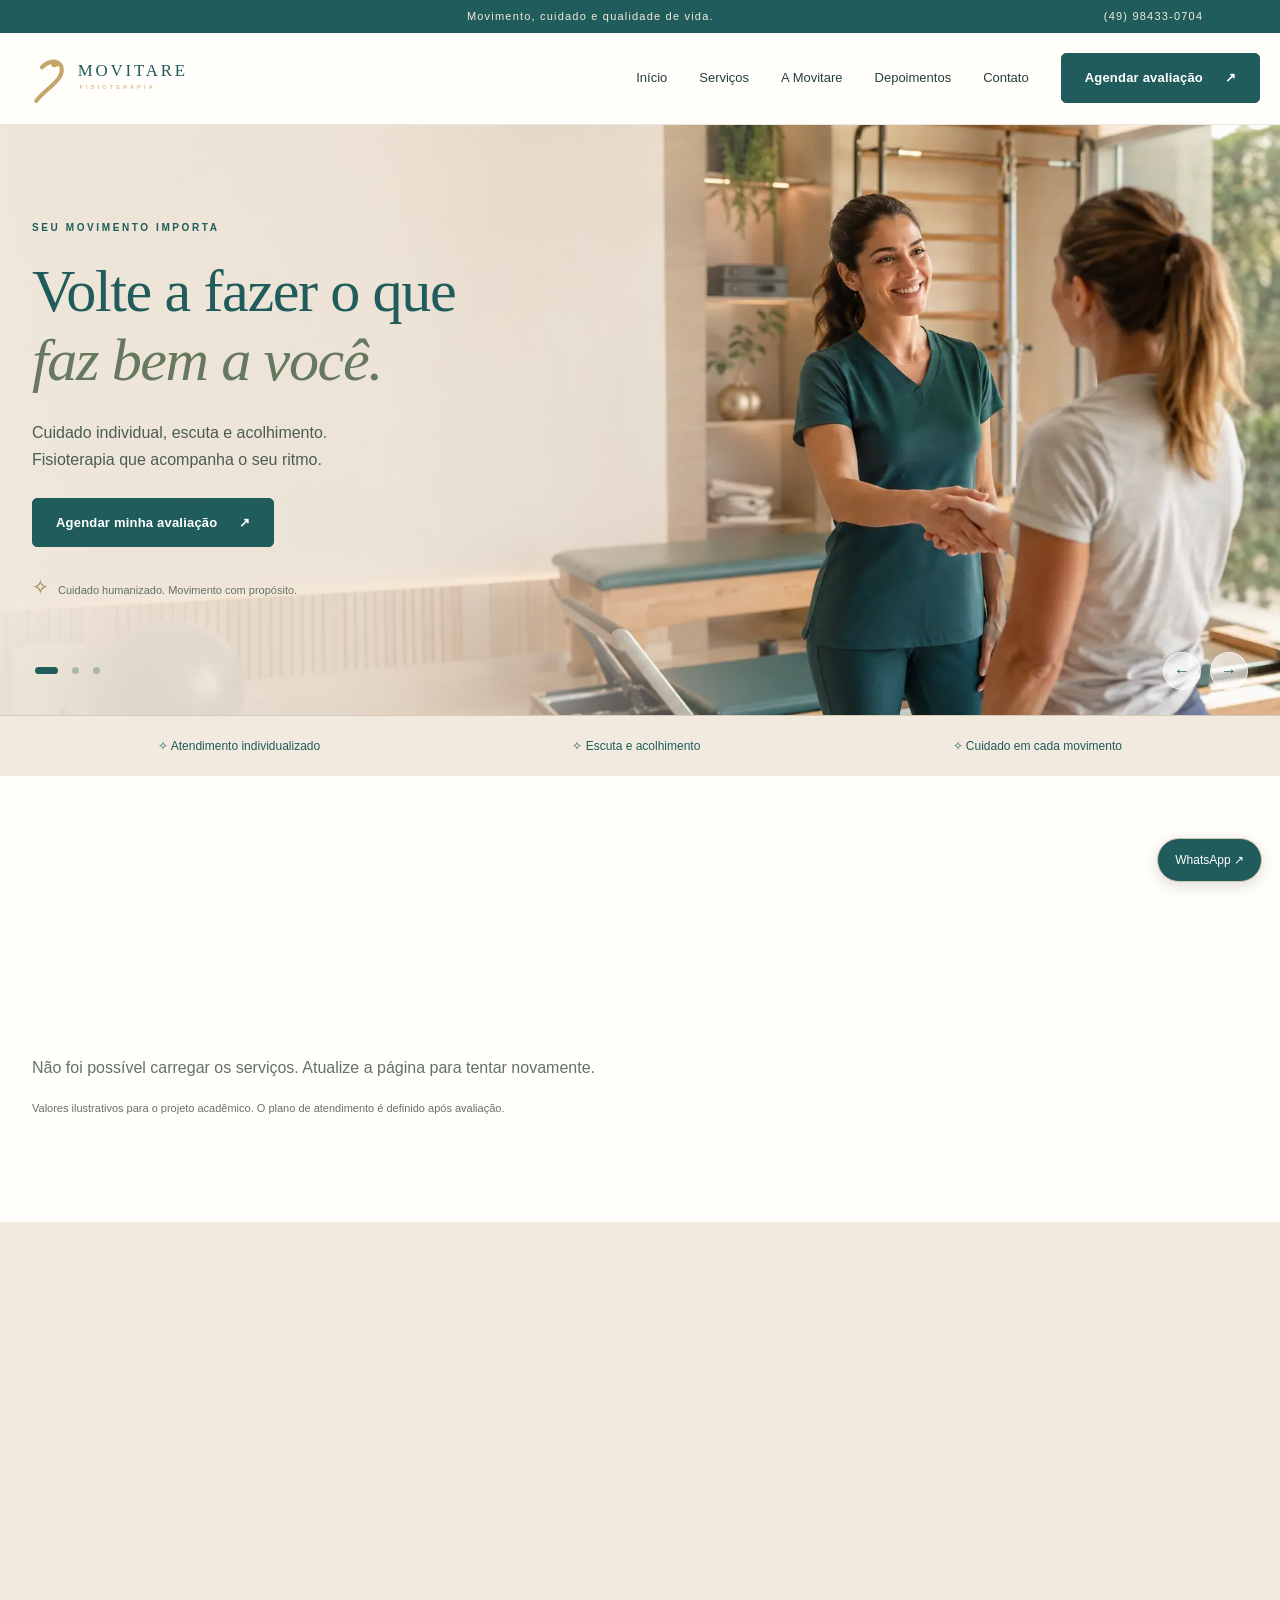
<file: index.html>
<!doctype html><html lang="pt-BR"><head><meta charset="utf-8"><meta name="viewport" content="width=device-width, initial-scale=1"><meta name="description" content="Movitare Fisioterapia. Conheça nossos serviços e solicite seu orçamento. Movimento, cuidado e qualidade de vida."><meta property="og:title" content="Início | Movitare Fisioterapia"><meta property="og:image" content="movitare-assets/compartilhamento-social.webp"><meta name="theme-color" content="#1F5C5B"><title>Início | Movitare Fisioterapia</title><link rel="icon" href="movitare-assets/favicon-512.png"><link rel="stylesheet" href="vendor/bootstrap.min.css"><link rel="stylesheet" href="css/style.css"><script defer src="vendor/bootstrap.bundle.min.js"></script><script defer src="js/main.js"></script></head><body><a class="skip" href="#conteudo">Pular para o conteúdo</a><div class="topbar">Movimento, cuidado e qualidade de vida. <a href="tel:+5549984330704">(49) 98433-0704</a></div><header><nav class="navbar navbar-expand-lg container" aria-label="Menu principal"><a class="navbar-brand" href="index.html"><img src="movitare-assets/logo-movitare.svg" alt="Movitare Fisioterapia" width="225" height="57"></a><button class="navbar-toggler" type="button" data-bs-toggle="collapse" data-bs-target="#menu" aria-controls="menu" aria-expanded="false" aria-label="Abrir menu"><span class="navbar-toggler-icon"></span></button><div class="collapse navbar-collapse" id="menu"><ul class="navbar-nav ms-auto align-items-lg-center"><li><a class="nav-link" href="index.html">Início</a></li><li><a class="nav-link" href="index.html#servicos">Serviços</a></li><li><a class="nav-link" href="index.html#sobre">A Movitare</a></li><li><a class="nav-link" href="index.html#depoimentos">Depoimentos</a></li><li><a class="nav-link" href="index.html#contato">Contato</a></li><li><a class="btn btn-brand ms-lg-3" href="https://wa.me/5549984330704" target="_blank" rel="noopener">Agendar avaliação <span aria-hidden="true">↗</span></a></li></ul></div></nav></header><main id="conteudo"><section id="destaques" class="carousel slide hero" aria-label="Serviços em destaque"><div class="carousel-inner"><div class="carousel-item active"><img class="hero-image" src="movitare-assets/banner-principal.webp" alt="Fisioterapeuta acolhendo uma paciente" fetchpriority="high"><div class="hero-shade"></div><div class="container hero-content"><p class="eyebrow">SEU MOVIMENTO IMPORTA</p><h1>Volte a fazer o que<br> <em>faz bem a você.</em></h1><p class="hero-description">Cuidado individual, escuta e acolhimento.<br>Fisioterapia que acompanha o seu ritmo.</p><a class="btn btn-brand" href="servico1.html">Agendar minha avaliação <span aria-hidden="true">↗</span></a><p class="hero-note"><span aria-hidden="true">✧</span> Cuidado humanizado. Movimento com propósito.</p></div></div><div class="carousel-item "><img class="hero-image" src="movitare-assets/atendimento-ilustrativo.webp" alt="Atendimento de fisioterapia" loading="lazy"><div class="hero-shade"></div><div class="container hero-content"><p class="eyebrow">CUIDADO EM CADA ETAPA</p><h1>Cada movimento,<br><em>uma nova conquista.</em></h1><p class="hero-description">Um plano de cuidado pensado para você<br>e para os movimentos da sua vida.</p><a class="btn btn-brand" href="servico2.html">Conhecer a reabilitação <span aria-hidden="true">↗</span></a><p class="hero-note"><span aria-hidden="true">✧</span> Cuidado humanizado. Movimento com propósito.</p></div></div><div class="carousel-item "><img class="hero-image" src="movitare-assets/consultorio-ilustrativo.webp" alt="Ambiente de atendimento da clínica" loading="lazy"><div class="hero-shade"></div><div class="container hero-content"><p class="eyebrow">MAIS LEVEZA NO DIA A DIA</p><h1>Encontre o seu<br><em>próximo movimento.</em></h1><p class="hero-description">Um espaço acolhedor para cuidar de você,<br>com atenção aos seus objetivos.</p><a class="btn btn-brand" href="#servicos">Explorar nossos serviços <span aria-hidden="true">↗</span></a><p class="hero-note"><span aria-hidden="true">✧</span> Cuidado humanizado. Movimento com propósito.</p></div></div></div><div class="hero-controls container"><div class="carousel-indicators"><button type="button" data-bs-target="#destaques" data-bs-slide-to="0" class="active" aria-current="true" aria-label="Destaque 1"></button><button type="button" data-bs-target="#destaques" data-bs-slide-to="1" class=""  aria-label="Destaque 2"></button><button type="button" data-bs-target="#destaques" data-bs-slide-to="2" class=""  aria-label="Destaque 3"></button></div><div><button class="circle-button" type="button" data-bs-target="#destaques" data-bs-slide="prev" aria-label="Destaque anterior">←</button><button class="circle-button" type="button" data-bs-target="#destaques" data-bs-slide="next" aria-label="Próximo destaque">→</button></div></div></section><div class="values"><div class="container"><span>✧ Atendimento individualizado</span><span>✧ Escuta e acolhimento</span><span>✧ Cuidado em cada movimento</span></div></div><section id="servicos" class="section container"><div class="section-heading"><div><p class="eyebrow">COMO PODEMOS AJUDAR</p><h2>Cuidado para cada<br><em>fase do seu movimento.</em></h2></div><p>Da primeira avaliação ao acompanhamento,<br>um olhar atento para o que você precisa.</p></div><div id="services-list" class="services-grid"></div><p id="services-status" role="status">Carregando serviços…</p><noscript><p>Ative o JavaScript para consultar os serviços.</p></noscript><template id="service-template"><article class="card service-card"><a tabindex="-1" aria-hidden="true"><img class="card-img-top" alt="" loading="lazy"></a><div class="card-body"><img class="service-icon" alt="" width="46" height="46"><h3></h3><p></p><div class="price"><strong></strong><span> / sessão</span></div><a class="service-link">Solicitar orçamento <span aria-hidden="true">↗</span></a></div></article></template><p class="small-note">Valores ilustrativos para o projeto acadêmico. O plano de atendimento é definido após avaliação.</p></section><section id="sobre" class="about-section"><div class="container about-grid"><div class="about-photos"><img class="about-main" src="movitare-assets/foto-profissional-ilustrativa.webp" alt="Fotografia ilustrativa de uma profissional de fisioterapia" loading="lazy"><img class="about-small" src="movitare-assets/atendimento-ilustrativo.webp" alt="Atendimento individual ilustrativo" loading="lazy"><div class="about-seal"><img src="movitare-assets/simbolo-movitare.svg" alt="" width="48" height="60"><span>Feito de cuidado.<br>Movido por você.</span></div></div><div><p class="eyebrow">CONHEÇA A MOVITARE</p><h2>Por trás de cada movimento,<br><em>existe uma história.</em></h2><p>A Movitare nasceu da ideia de que cuidar começa por ouvir. Nosso propósito é criar um espaço em que cada pessoa seja acolhida e participe ativamente do seu cuidado.</p><p>Unimos atenção individual e um ambiente tranquilo para acompanhar você, respeitando sua história, sua rotina e seus objetivos.</p><ul class="care-list"><li>Um plano pensado para a sua rotina</li><li>Acompanhamento próximo em cada etapa</li><li>Um espaço para se sentir à vontade</li></ul><a class="btn btn-outline-brand" href="#contato">Vamos conversar <span aria-hidden="true">↗</span></a></div></div></section><section id="depoimentos" class="section container"><p class="eyebrow text-center">HISTÓRIAS QUE ACOLHEM</p><h2 class="text-center">O cuidado também se conta<br><em>pelas experiências.</em></h2><p class="text-center small-note">Depoimentos fictícios e fotos ilustrativas para demonstração acadêmica.</p><div class="testimonial-grid"><figure class="testimonial"><span class="quote" aria-hidden="true">“</span><blockquote>Fui acolhida desde a primeira conversa. Gostei da atenção aos detalhes e das explicações em cada etapa.</blockquote><figcaption><img src="movitare-assets/foto-profissional-ilustrativa.webp" alt="Foto ilustrativa; não representa Ana Clara" loading="lazy"><div><strong>Ana Clara</strong><small>Personagem fictício</small></div></figcaption></figure><figure class="testimonial"><span class="quote" aria-hidden="true">“</span><blockquote>O plano foi pensado para a minha rotina. Me senti ouvido ao falar sobre meus objetivos.</blockquote><figcaption><img src="movitare-assets/foto-profissional-ilustrativa.webp" alt="Foto ilustrativa; não representa Marcos Oliveira" loading="lazy"><div><strong>Marcos Oliveira</strong><small>Personagem fictício</small></div></figcaption></figure><figure class="testimonial"><span class="quote" aria-hidden="true">“</span><blockquote>Um ambiente tranquilo e um atendimento cuidadoso. Cada encontro respeitou o meu ritmo.</blockquote><figcaption><img src="movitare-assets/foto-profissional-ilustrativa.webp" alt="Foto ilustrativa; não representa Beatriz Santos" loading="lazy"><div><strong>Beatriz Santos</strong><small>Personagem fictício</small></div></figcaption></figure><figure class="testimonial"><span class="quote" aria-hidden="true">“</span><blockquote>Gostei de entender o propósito de cada etapa do acompanhamento. Isso me trouxe confiança.</blockquote><figcaption><img src="movitare-assets/foto-profissional-ilustrativa.webp" alt="Foto ilustrativa; não representa João Pedro" loading="lazy"><div><strong>João Pedro</strong><small>Personagem fictício</small></div></figcaption></figure><figure class="testimonial"><span class="quote" aria-hidden="true">“</span><blockquote>A atenção e a escuta fizeram a diferença na minha experiência. Me senti muito bem recebida.</blockquote><figcaption><img src="movitare-assets/foto-profissional-ilustrativa.webp" alt="Foto ilustrativa; não representa Luciana Costa" loading="lazy"><div><strong>Luciana Costa</strong><small>Personagem fictício</small></div></figcaption></figure></div></section><section class="visit-section"><div class="container visit-grid"><div><p class="eyebrow">UM ESPAÇO PARA VOCÊ</p><h2>Sinta-se bem.<br><em>Sinta-se em casa.</em></h2><p>Um ambiente acolhedor para dar o próximo passo no seu cuidado.</p><address><strong>Movitare Fisioterapia</strong><br>Avenida Fernando Machado, 827<br><span data-address>Bairro, CEP, cidade e estado a confirmar.</span></address><a href="https://www.google.com/maps/search/?api=1&query=Avenida+Fernando+Machado+827" target="_blank" rel="noopener">Abrir endereço no Google Maps ↗</a></div><img src="movitare-assets/consultorio-ilustrativo.webp" alt="Consultório ilustrativo com equipamentos para fisioterapia" loading="lazy"></div><div class="container"><iframe class="map" title="Localização aproximada: Avenida Fernando Machado, 827. Confirme a cidade antes de visitar." src="https://maps.google.com/maps?q=Avenida%20Fernando%20Machado%20827&output=embed" loading="lazy" referrerpolicy="no-referrer-when-downgrade"></iframe></div></section><section class="section container" id="contato"><div class="contact-grid"><div><p class="eyebrow">VAMOS CONVERSAR</p><h2>Seu próximo passo<br><em>começa aqui.</em></h2><p>Conte um pouco sobre o que você procura.<br>Estamos aqui para ouvir você.</p><div class="contact-details"><a href="tel:+5549984330704">(49) 98433-0704</a><a href="mailto:kleberdebiasi@gmail.com">kleberdebiasi@gmail.com</a><a href="https://www.instagram.com/kleber_biasi/" target="_blank" rel="noopener">@kleber_biasi ↗</a></div><a class="btn btn-brand" href="https://wa.me/5549984330704" target="_blank" rel="noopener">Conversar pelo WhatsApp ↗</a></div><form id="contact-form" class="contact-form" data-api method="post" action="api/contatos.php"><label for="contact-name">Seu nome</label><input id="contact-name" name="nome" class="form-control" autocomplete="name" placeholder="Como podemos chamar você?" required maxlength="100"><label for="contact-email">E-mail</label><input id="contact-email" name="email" type="email" maxlength="254" class="form-control" autocomplete="email" placeholder="voce@exemplo.com" required><label for="contact-message">Mensagem</label><textarea id="contact-message" name="mensagem" class="form-control" rows="4" placeholder="Conte como podemos ajudar…" required maxlength="3000"></textarea><button class="btn btn-brand w-100" type="submit">Enviar mensagem ↗</button><p class="form-status" role="status"></p></form></div></section><section class="closing"><div class="container"><img src="movitare-assets/simbolo-movitare.svg" width="65" height="80" alt=""><h2>Movimento, cuidado<br>e qualidade de vida.</h2><a href="https://wa.me/5549984330704" class="btn btn-sand" target="_blank" rel="noopener">Vamos dar o primeiro passo? ↗</a></div></section></main><footer><div class="container footer-top"><div><img src="movitare-assets/logo-movitare.svg" alt="Movitare Fisioterapia" width="240" height="60"><p>Movimento, cuidado e qualidade de vida.</p></div><div><a href="index.html#servicos">Nossos serviços</a><a href="index.html#sobre">Conheça a Movitare</a></div><div><a href="mailto:kleberdebiasi@gmail.com">kleberdebiasi@gmail.com</a><a href="https://www.instagram.com/kleber_biasi/" target="_blank" rel="noopener">Instagram ↗</a></div></div><div class="container footer-bottom"><span>© 2026 Movitare Fisioterapia</span><span>Desenvolvido por <strong data-developer>Kleber Augusto de Biasi</strong></span></div><p class="academic container">Projeto acadêmico. História, preços, horários e depoimentos são demonstrativos. Fotografias ilustrativas.</p></footer><a class="floating-whatsapp" href="https://wa.me/5549984330704" target="_blank" rel="noopener" aria-label="Conversar pelo WhatsApp">WhatsApp ↗</a></body></html>
</file>
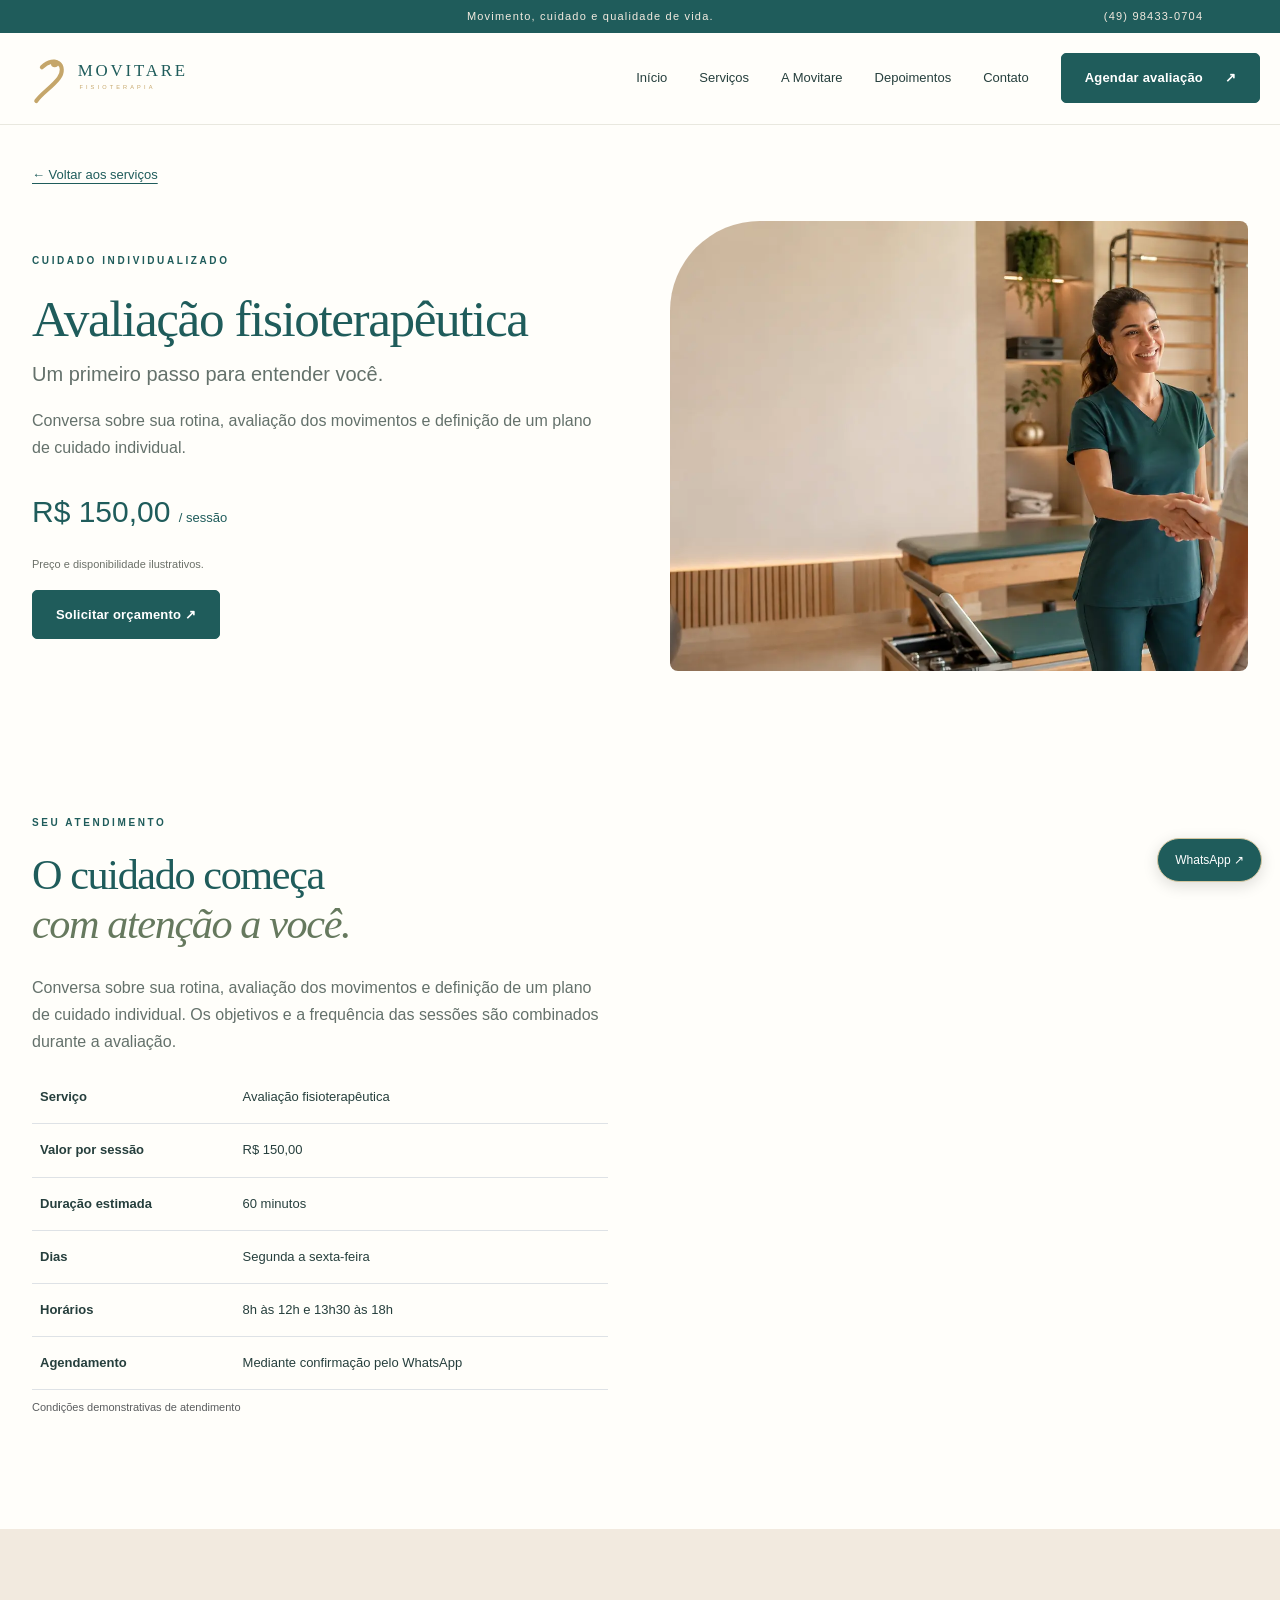
<file: servico1.html>
<!doctype html><html lang="pt-BR"><head><meta charset="utf-8"><meta name="viewport" content="width=device-width, initial-scale=1"><meta name="description" content="Movitare Fisioterapia. Conheça nossos serviços e solicite seu orçamento. Movimento, cuidado e qualidade de vida."><meta property="og:title" content="Avaliação fisioterapêutica | Movitare Fisioterapia"><meta property="og:image" content="movitare-assets/compartilhamento-social.webp"><meta name="theme-color" content="#1F5C5B"><title>Avaliação fisioterapêutica | Movitare Fisioterapia</title><link rel="icon" href="movitare-assets/favicon-512.png"><link rel="stylesheet" href="vendor/bootstrap.min.css"><link rel="stylesheet" href="css/style.css"><script defer src="vendor/bootstrap.bundle.min.js"></script><script defer src="js/main.js"></script></head><body><a class="skip" href="#conteudo">Pular para o conteúdo</a><div class="topbar">Movimento, cuidado e qualidade de vida. <a href="tel:+5549984330704">(49) 98433-0704</a></div><header><nav class="navbar navbar-expand-lg container" aria-label="Menu principal"><a class="navbar-brand" href="index.html"><img src="movitare-assets/logo-movitare.svg" alt="Movitare Fisioterapia" width="225" height="57"></a><button class="navbar-toggler" type="button" data-bs-toggle="collapse" data-bs-target="#menu" aria-controls="menu" aria-expanded="false" aria-label="Abrir menu"><span class="navbar-toggler-icon"></span></button><div class="collapse navbar-collapse" id="menu"><ul class="navbar-nav ms-auto align-items-lg-center"><li><a class="nav-link" href="index.html">Início</a></li><li><a class="nav-link" href="index.html#servicos">Serviços</a></li><li><a class="nav-link" href="index.html#sobre">A Movitare</a></li><li><a class="nav-link" href="index.html#depoimentos">Depoimentos</a></li><li><a class="nav-link" href="index.html#contato">Contato</a></li><li><a class="btn btn-brand ms-lg-3" href="https://wa.me/5549984330704" target="_blank" rel="noopener">Agendar avaliação <span aria-hidden="true">↗</span></a></li></ul></div></nav></header><main id="conteudo"><section class="service-intro container"><a class="back-link" href="index.html#servicos">← Voltar aos serviços</a><div class="service-detail-grid"><div><p class="eyebrow">CUIDADO INDIVIDUALIZADO</p><h1>Avaliação fisioterapêutica</h1><p class="lead">Um primeiro passo para entender você.</p><p>Conversa sobre sua rotina, avaliação dos movimentos e definição de um plano de cuidado individual.</p><p class="detail-price">R$ 150,00 <small>/ sessão</small></p><p class="small-note">Preço e disponibilidade ilustrativos.</p><button class="btn btn-brand" data-bs-toggle="modal" data-bs-target="#orcamento">Solicitar orçamento ↗</button></div><img src="movitare-assets/banner-principal.webp" alt="Imagem ilustrativa de avaliação fisioterapêutica"></div></section><section class="section container detail-content"><div><p class="eyebrow">SEU ATENDIMENTO</p><h2>O cuidado começa<br><em>com atenção a você.</em></h2><p>Conversa sobre sua rotina, avaliação dos movimentos e definição de um plano de cuidado individual. Os objetivos e a frequência das sessões são combinados durante a avaliação.</p><div class="table-responsive"><table class="table"><caption>Condições demonstrativas de atendimento</caption><tbody><tr><th scope="row">Serviço</th><td>Avaliação fisioterapêutica</td></tr><tr><th scope="row">Valor por sessão</th><td>R$ 150,00</td></tr><tr><th scope="row">Duração estimada</th><td>60 minutos</td></tr><tr><th scope="row">Dias</th><td>Segunda a sexta-feira</td></tr><tr><th scope="row">Horários</th><td>8h às 12h e 13h30 às 18h</td></tr><tr><th scope="row">Agendamento</th><td>Mediante confirmação pelo WhatsApp</td></tr></tbody></table></div></div><figure><img class="detail-second-photo" src="movitare-assets/foto-profissional-ilustrativa.webp" alt="Outro registro ilustrativo do ambiente ou atendimento de avaliação fisioterapêutica" loading="lazy"><figcaption class="small-note">Imagem ilustrativa do cuidado na Movitare.</figcaption></figure></section><section class="video-section"><div class="container detail-content"><div><p class="eyebrow">SAIBA MAIS</p><h2>Conheça o movimento<br><em>na fisioterapia.</em></h2><p>Conteúdo complementar sobre alongamento muscular, relacionado ao cuidado com os movimentos.</p><p class="small-note">Vídeo externo citado no material do curso de Fisioterapia da Faculdade Einstein de Limeira. Não substitui uma avaliação individual.</p><a href="https://www.youtube.com/watch?v=lHclUt48T7w" target="_blank" rel="noopener">Assistir no YouTube ↗</a></div><div class="ratio ratio-16x9"><iframe src="https://www.youtube-nocookie.com/embed/lHclUt48T7w" title="Vídeo sobre alongamento muscular e movimento" loading="lazy" allow="accelerometer; encrypted-media; gyroscope; picture-in-picture; fullscreen" allowfullscreen></iframe></div></div></section><section class="section container faq"><p class="eyebrow">ANTES DA SUA VISITA</p><h2>Algumas dúvidas frequentes.</h2><div class="accordion" id="duvidas"><div class="accordion-item"><h3 class="accordion-header"><button class="accordion-button collapsed" type="button" data-bs-toggle="collapse" data-bs-target="#faq0" aria-expanded="false" aria-controls="faq0">Como solicitar um horário?</button></h3><div id="faq0" class="accordion-collapse collapse" data-bs-parent="#duvidas"><div class="accordion-body">Clique em Solicitar orçamento, preencha seus dados e envie a mensagem pelo WhatsApp. A confirmação será feita na conversa.</div></div></div><div class="accordion-item"><h3 class="accordion-header"><button class="accordion-button collapsed" type="button" data-bs-toggle="collapse" data-bs-target="#faq1" aria-expanded="false" aria-controls="faq1">O que levar ao atendimento?</button></h3><div id="faq1" class="accordion-collapse collapse" data-bs-parent="#duvidas"><div class="accordion-body">Use roupas confortáveis e, se tiver, leve exames e encaminhamentos relacionados à sua queixa.</div></div></div><div class="accordion-item"><h3 class="accordion-header"><button class="accordion-button collapsed" type="button" data-bs-toggle="collapse" data-bs-target="#faq2" aria-expanded="false" aria-controls="faq2">O valor e a duração são definitivos?</button></h3><div id="faq2" class="accordion-collapse collapse" data-bs-parent="#duvidas"><div class="accordion-body">Este é um projeto acadêmico com valores e horários ilustrativos. Confirme todas as condições antes de agendar.</div></div></div></div></section></main><div class="modal fade" id="orcamento" tabindex="-1" aria-labelledby="modal-title" aria-hidden="true"><div class="modal-dialog modal-lg modal-dialog-centered modal-dialog-scrollable"><div class="modal-content"><div class="modal-header"><h2 class="modal-title fs-4" id="modal-title">Solicitar orçamento</h2><button type="button" class="btn-close" data-bs-dismiss="modal" aria-label="Fechar"></button></div><div class="modal-body"><p>Avaliação fisioterapêutica</p><form id="quote-form" data-api method="post" action="api/orcamentos.php"><input type="hidden" name="servico_id" value="1"><div class="row g-3"><div class="col-md-6"><label class="form-label" for="nome">Nome</label><input class="form-control" id="nome" name="nome" maxlength="100" type="text" autocomplete="name" required ></div><div class="col-md-6"><label class="form-label" for="email">E-mail</label><input class="form-control" id="email" name="email" maxlength="254" type="email" autocomplete="email" required ></div><div class="col-md-6"><label class="form-label" for="telefone">Telefone</label><input class="form-control" id="telefone" name="telefone" maxlength="20" type="tel" autocomplete="tel" required pattern="[0-9+\(\) .\-]{8,20}" title="Informe um telefone com DDD"></div><div class="col-md-6"><label class="form-label" for="endereco">Endereço</label><input class="form-control" id="endereco" name="endereco" maxlength="200" type="text" autocomplete="street-address" required ></div><div class="col-md-6"><label class="form-label" for="cidade">Cidade</label><input class="form-control" id="cidade" name="cidade" maxlength="100" type="text" autocomplete="address-level2" required ></div><div class="col-md-6"><label class="form-label" for="data">Data desejada</label><input class="form-control" id="data" name="data" type="date" autocomplete="off" required ></div><div class="col-md-4"><label for="uf" class="form-label">UF</label><select id="uf" name="uf" class="form-select" required><option value="">Selecione</option><option>AC</option><option>AL</option><option>AP</option><option>AM</option><option>BA</option><option>CE</option><option>DF</option><option>ES</option><option>GO</option><option>MA</option><option>MT</option><option>MS</option><option>MG</option><option>PA</option><option>PB</option><option>PR</option><option>PE</option><option>PI</option><option>RJ</option><option>RN</option><option>RS</option><option>RO</option><option>RR</option><option>SC</option><option>SP</option><option>SE</option><option>TO</option></select></div><div class="col-12"><label for="observacoes" class="form-label">Observações (opcional)</label><textarea class="form-control" id="observacoes" name="observacoes" rows="3" maxlength="2000"></textarea></div></div><p class="small-note mt-3">A solicitação será registrada. Aguarde a confirmação do agendamento.</p><button type="submit" class="btn btn-brand w-100">Enviar solicitação ↗</button><p role="status" class="form-status"></p></form></div></div></div></div><footer><div class="container footer-top"><div><img src="movitare-assets/logo-movitare.svg" alt="Movitare Fisioterapia" width="240" height="60"><p>Movimento, cuidado e qualidade de vida.</p></div><div><a href="index.html#servicos">Nossos serviços</a><a href="index.html#sobre">Conheça a Movitare</a></div><div><a href="mailto:kleberdebiasi@gmail.com">kleberdebiasi@gmail.com</a><a href="https://www.instagram.com/kleber_biasi/" target="_blank" rel="noopener">Instagram ↗</a></div></div><div class="container footer-bottom"><span>© 2026 Movitare Fisioterapia</span><span>Desenvolvido por <strong data-developer>Kleber Augusto de Biasi</strong></span></div><p class="academic container">Projeto acadêmico. História, preços, horários e depoimentos são demonstrativos. Fotografias ilustrativas.</p></footer><a class="floating-whatsapp" href="https://wa.me/5549984330704" target="_blank" rel="noopener" aria-label="Conversar pelo WhatsApp">WhatsApp ↗</a></body></html>
</file>
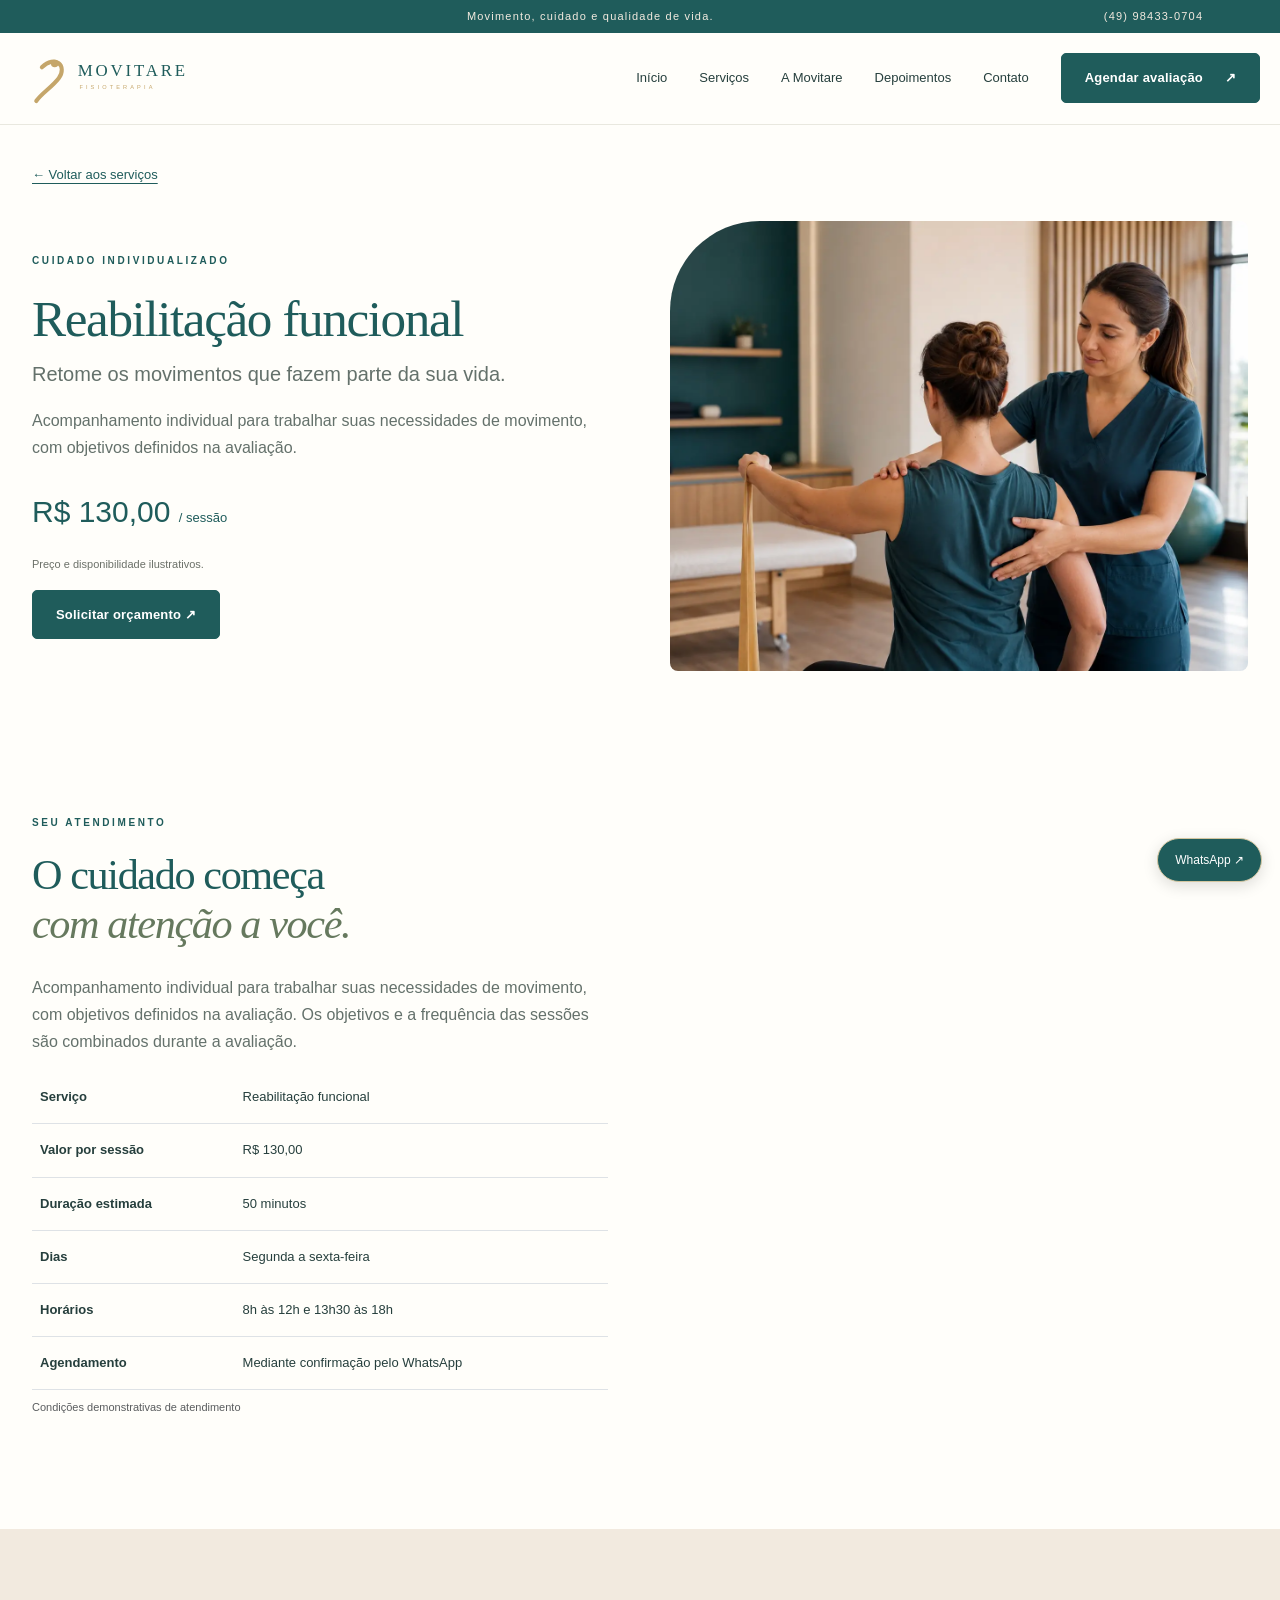
<file: servico2.html>
<!doctype html><html lang="pt-BR"><head><meta charset="utf-8"><meta name="viewport" content="width=device-width, initial-scale=1"><meta name="description" content="Movitare Fisioterapia. Conheça nossos serviços e solicite seu orçamento. Movimento, cuidado e qualidade de vida."><meta property="og:title" content="Reabilitação funcional | Movitare Fisioterapia"><meta property="og:image" content="movitare-assets/compartilhamento-social.webp"><meta name="theme-color" content="#1F5C5B"><title>Reabilitação funcional | Movitare Fisioterapia</title><link rel="icon" href="movitare-assets/favicon-512.png"><link rel="stylesheet" href="vendor/bootstrap.min.css"><link rel="stylesheet" href="css/style.css"><script defer src="vendor/bootstrap.bundle.min.js"></script><script defer src="js/main.js"></script></head><body><a class="skip" href="#conteudo">Pular para o conteúdo</a><div class="topbar">Movimento, cuidado e qualidade de vida. <a href="tel:+5549984330704">(49) 98433-0704</a></div><header><nav class="navbar navbar-expand-lg container" aria-label="Menu principal"><a class="navbar-brand" href="index.html"><img src="movitare-assets/logo-movitare.svg" alt="Movitare Fisioterapia" width="225" height="57"></a><button class="navbar-toggler" type="button" data-bs-toggle="collapse" data-bs-target="#menu" aria-controls="menu" aria-expanded="false" aria-label="Abrir menu"><span class="navbar-toggler-icon"></span></button><div class="collapse navbar-collapse" id="menu"><ul class="navbar-nav ms-auto align-items-lg-center"><li><a class="nav-link" href="index.html">Início</a></li><li><a class="nav-link" href="index.html#servicos">Serviços</a></li><li><a class="nav-link" href="index.html#sobre">A Movitare</a></li><li><a class="nav-link" href="index.html#depoimentos">Depoimentos</a></li><li><a class="nav-link" href="index.html#contato">Contato</a></li><li><a class="btn btn-brand ms-lg-3" href="https://wa.me/5549984330704" target="_blank" rel="noopener">Agendar avaliação <span aria-hidden="true">↗</span></a></li></ul></div></nav></header><main id="conteudo"><section class="service-intro container"><a class="back-link" href="index.html#servicos">← Voltar aos serviços</a><div class="service-detail-grid"><div><p class="eyebrow">CUIDADO INDIVIDUALIZADO</p><h1>Reabilitação funcional</h1><p class="lead">Retome os movimentos que fazem parte da sua vida.</p><p>Acompanhamento individual para trabalhar suas necessidades de movimento, com objetivos definidos na avaliação.</p><p class="detail-price">R$ 130,00 <small>/ sessão</small></p><p class="small-note">Preço e disponibilidade ilustrativos.</p><button class="btn btn-brand" data-bs-toggle="modal" data-bs-target="#orcamento">Solicitar orçamento ↗</button></div><img src="movitare-assets/atendimento-ilustrativo.webp" alt="Imagem ilustrativa de reabilitação funcional"></div></section><section class="section container detail-content"><div><p class="eyebrow">SEU ATENDIMENTO</p><h2>O cuidado começa<br><em>com atenção a você.</em></h2><p>Acompanhamento individual para trabalhar suas necessidades de movimento, com objetivos definidos na avaliação. Os objetivos e a frequência das sessões são combinados durante a avaliação.</p><div class="table-responsive"><table class="table"><caption>Condições demonstrativas de atendimento</caption><tbody><tr><th scope="row">Serviço</th><td>Reabilitação funcional</td></tr><tr><th scope="row">Valor por sessão</th><td>R$ 130,00</td></tr><tr><th scope="row">Duração estimada</th><td>50 minutos</td></tr><tr><th scope="row">Dias</th><td>Segunda a sexta-feira</td></tr><tr><th scope="row">Horários</th><td>8h às 12h e 13h30 às 18h</td></tr><tr><th scope="row">Agendamento</th><td>Mediante confirmação pelo WhatsApp</td></tr></tbody></table></div></div><figure><img class="detail-second-photo" src="movitare-assets/consultorio-ilustrativo.webp" alt="Outro registro ilustrativo do ambiente ou atendimento de reabilitação funcional" loading="lazy"><figcaption class="small-note">Imagem ilustrativa do cuidado na Movitare.</figcaption></figure></section><section class="video-section"><div class="container detail-content"><div><p class="eyebrow">SAIBA MAIS</p><h2>Conheça o movimento<br><em>na fisioterapia.</em></h2><p>Conteúdo complementar sobre alongamento muscular, relacionado ao cuidado com os movimentos.</p><p class="small-note">Vídeo externo citado no material do curso de Fisioterapia da Faculdade Einstein de Limeira. Não substitui uma avaliação individual.</p><a href="https://www.youtube.com/watch?v=lHclUt48T7w" target="_blank" rel="noopener">Assistir no YouTube ↗</a></div><div class="ratio ratio-16x9"><iframe src="https://www.youtube-nocookie.com/embed/lHclUt48T7w" title="Vídeo sobre alongamento muscular e movimento" loading="lazy" allow="accelerometer; encrypted-media; gyroscope; picture-in-picture; fullscreen" allowfullscreen></iframe></div></div></section><section class="section container faq"><p class="eyebrow">ANTES DA SUA VISITA</p><h2>Algumas dúvidas frequentes.</h2><div class="accordion" id="duvidas"><div class="accordion-item"><h3 class="accordion-header"><button class="accordion-button collapsed" type="button" data-bs-toggle="collapse" data-bs-target="#faq0" aria-expanded="false" aria-controls="faq0">Como solicitar um horário?</button></h3><div id="faq0" class="accordion-collapse collapse" data-bs-parent="#duvidas"><div class="accordion-body">Clique em Solicitar orçamento, preencha seus dados e envie a mensagem pelo WhatsApp. A confirmação será feita na conversa.</div></div></div><div class="accordion-item"><h3 class="accordion-header"><button class="accordion-button collapsed" type="button" data-bs-toggle="collapse" data-bs-target="#faq1" aria-expanded="false" aria-controls="faq1">O que levar ao atendimento?</button></h3><div id="faq1" class="accordion-collapse collapse" data-bs-parent="#duvidas"><div class="accordion-body">Use roupas confortáveis e, se tiver, leve exames e encaminhamentos relacionados à sua queixa.</div></div></div><div class="accordion-item"><h3 class="accordion-header"><button class="accordion-button collapsed" type="button" data-bs-toggle="collapse" data-bs-target="#faq2" aria-expanded="false" aria-controls="faq2">O valor e a duração são definitivos?</button></h3><div id="faq2" class="accordion-collapse collapse" data-bs-parent="#duvidas"><div class="accordion-body">Este é um projeto acadêmico com valores e horários ilustrativos. Confirme todas as condições antes de agendar.</div></div></div></div></section></main><div class="modal fade" id="orcamento" tabindex="-1" aria-labelledby="modal-title" aria-hidden="true"><div class="modal-dialog modal-lg modal-dialog-centered modal-dialog-scrollable"><div class="modal-content"><div class="modal-header"><h2 class="modal-title fs-4" id="modal-title">Solicitar orçamento</h2><button type="button" class="btn-close" data-bs-dismiss="modal" aria-label="Fechar"></button></div><div class="modal-body"><p>Reabilitação funcional</p><form id="quote-form" data-api method="post" action="api/orcamentos.php"><input type="hidden" name="servico_id" value="2"><div class="row g-3"><div class="col-md-6"><label class="form-label" for="nome">Nome</label><input class="form-control" id="nome" name="nome" maxlength="100" type="text" autocomplete="name" required ></div><div class="col-md-6"><label class="form-label" for="email">E-mail</label><input class="form-control" id="email" name="email" maxlength="254" type="email" autocomplete="email" required ></div><div class="col-md-6"><label class="form-label" for="telefone">Telefone</label><input class="form-control" id="telefone" name="telefone" maxlength="20" type="tel" autocomplete="tel" required pattern="[0-9+\(\) .\-]{8,20}" title="Informe um telefone com DDD"></div><div class="col-md-6"><label class="form-label" for="endereco">Endereço</label><input class="form-control" id="endereco" name="endereco" maxlength="200" type="text" autocomplete="street-address" required ></div><div class="col-md-6"><label class="form-label" for="cidade">Cidade</label><input class="form-control" id="cidade" name="cidade" maxlength="100" type="text" autocomplete="address-level2" required ></div><div class="col-md-6"><label class="form-label" for="data">Data desejada</label><input class="form-control" id="data" name="data" type="date" autocomplete="off" required ></div><div class="col-md-4"><label for="uf" class="form-label">UF</label><select id="uf" name="uf" class="form-select" required><option value="">Selecione</option><option>AC</option><option>AL</option><option>AP</option><option>AM</option><option>BA</option><option>CE</option><option>DF</option><option>ES</option><option>GO</option><option>MA</option><option>MT</option><option>MS</option><option>MG</option><option>PA</option><option>PB</option><option>PR</option><option>PE</option><option>PI</option><option>RJ</option><option>RN</option><option>RS</option><option>RO</option><option>RR</option><option>SC</option><option>SP</option><option>SE</option><option>TO</option></select></div><div class="col-12"><label for="observacoes" class="form-label">Observações (opcional)</label><textarea class="form-control" id="observacoes" name="observacoes" rows="3" maxlength="2000"></textarea></div></div><p class="small-note mt-3">A solicitação será registrada. Aguarde a confirmação do agendamento.</p><button type="submit" class="btn btn-brand w-100">Enviar solicitação ↗</button><p role="status" class="form-status"></p></form></div></div></div></div><footer><div class="container footer-top"><div><img src="movitare-assets/logo-movitare.svg" alt="Movitare Fisioterapia" width="240" height="60"><p>Movimento, cuidado e qualidade de vida.</p></div><div><a href="index.html#servicos">Nossos serviços</a><a href="index.html#sobre">Conheça a Movitare</a></div><div><a href="mailto:kleberdebiasi@gmail.com">kleberdebiasi@gmail.com</a><a href="https://www.instagram.com/kleber_biasi/" target="_blank" rel="noopener">Instagram ↗</a></div></div><div class="container footer-bottom"><span>© 2026 Movitare Fisioterapia</span><span>Desenvolvido por <strong data-developer>Kleber Augusto de Biasi</strong></span></div><p class="academic container">Projeto acadêmico. História, preços, horários e depoimentos são demonstrativos. Fotografias ilustrativas.</p></footer><a class="floating-whatsapp" href="https://wa.me/5549984330704" target="_blank" rel="noopener" aria-label="Conversar pelo WhatsApp">WhatsApp ↗</a></body></html>
</file>
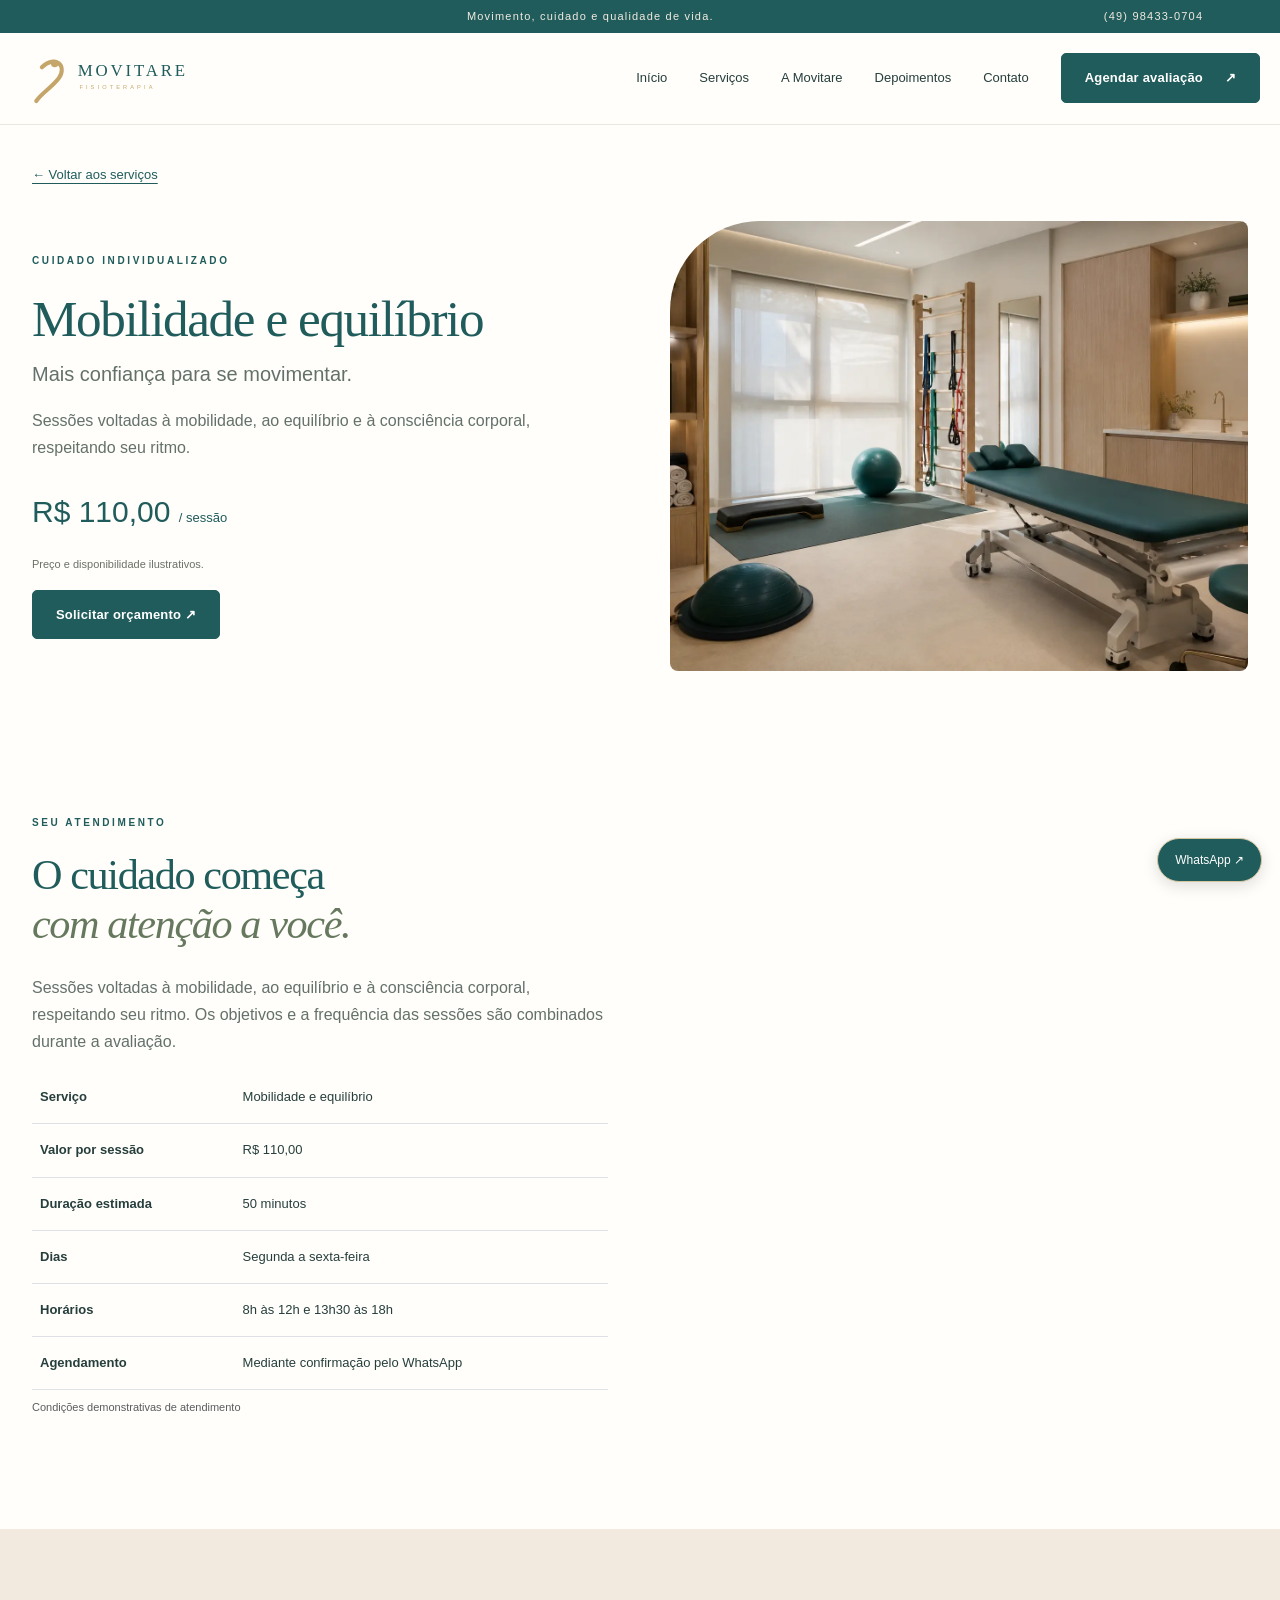
<file: servico3.html>
<!doctype html><html lang="pt-BR"><head><meta charset="utf-8"><meta name="viewport" content="width=device-width, initial-scale=1"><meta name="description" content="Movitare Fisioterapia. Conheça nossos serviços e solicite seu orçamento. Movimento, cuidado e qualidade de vida."><meta property="og:title" content="Mobilidade e equilíbrio | Movitare Fisioterapia"><meta property="og:image" content="movitare-assets/compartilhamento-social.webp"><meta name="theme-color" content="#1F5C5B"><title>Mobilidade e equilíbrio | Movitare Fisioterapia</title><link rel="icon" href="movitare-assets/favicon-512.png"><link rel="stylesheet" href="vendor/bootstrap.min.css"><link rel="stylesheet" href="css/style.css"><script defer src="vendor/bootstrap.bundle.min.js"></script><script defer src="js/main.js"></script></head><body><a class="skip" href="#conteudo">Pular para o conteúdo</a><div class="topbar">Movimento, cuidado e qualidade de vida. <a href="tel:+5549984330704">(49) 98433-0704</a></div><header><nav class="navbar navbar-expand-lg container" aria-label="Menu principal"><a class="navbar-brand" href="index.html"><img src="movitare-assets/logo-movitare.svg" alt="Movitare Fisioterapia" width="225" height="57"></a><button class="navbar-toggler" type="button" data-bs-toggle="collapse" data-bs-target="#menu" aria-controls="menu" aria-expanded="false" aria-label="Abrir menu"><span class="navbar-toggler-icon"></span></button><div class="collapse navbar-collapse" id="menu"><ul class="navbar-nav ms-auto align-items-lg-center"><li><a class="nav-link" href="index.html">Início</a></li><li><a class="nav-link" href="index.html#servicos">Serviços</a></li><li><a class="nav-link" href="index.html#sobre">A Movitare</a></li><li><a class="nav-link" href="index.html#depoimentos">Depoimentos</a></li><li><a class="nav-link" href="index.html#contato">Contato</a></li><li><a class="btn btn-brand ms-lg-3" href="https://wa.me/5549984330704" target="_blank" rel="noopener">Agendar avaliação <span aria-hidden="true">↗</span></a></li></ul></div></nav></header><main id="conteudo"><section class="service-intro container"><a class="back-link" href="index.html#servicos">← Voltar aos serviços</a><div class="service-detail-grid"><div><p class="eyebrow">CUIDADO INDIVIDUALIZADO</p><h1>Mobilidade e equilíbrio</h1><p class="lead">Mais confiança para se movimentar.</p><p>Sessões voltadas à mobilidade, ao equilíbrio e à consciência corporal, respeitando seu ritmo.</p><p class="detail-price">R$ 110,00 <small>/ sessão</small></p><p class="small-note">Preço e disponibilidade ilustrativos.</p><button class="btn btn-brand" data-bs-toggle="modal" data-bs-target="#orcamento">Solicitar orçamento ↗</button></div><img src="movitare-assets/consultorio-ilustrativo.webp" alt="Imagem ilustrativa de mobilidade e equilíbrio"></div></section><section class="section container detail-content"><div><p class="eyebrow">SEU ATENDIMENTO</p><h2>O cuidado começa<br><em>com atenção a você.</em></h2><p>Sessões voltadas à mobilidade, ao equilíbrio e à consciência corporal, respeitando seu ritmo. Os objetivos e a frequência das sessões são combinados durante a avaliação.</p><div class="table-responsive"><table class="table"><caption>Condições demonstrativas de atendimento</caption><tbody><tr><th scope="row">Serviço</th><td>Mobilidade e equilíbrio</td></tr><tr><th scope="row">Valor por sessão</th><td>R$ 110,00</td></tr><tr><th scope="row">Duração estimada</th><td>50 minutos</td></tr><tr><th scope="row">Dias</th><td>Segunda a sexta-feira</td></tr><tr><th scope="row">Horários</th><td>8h às 12h e 13h30 às 18h</td></tr><tr><th scope="row">Agendamento</th><td>Mediante confirmação pelo WhatsApp</td></tr></tbody></table></div></div><figure><img class="detail-second-photo" src="movitare-assets/atendimento-ilustrativo.webp" alt="Outro registro ilustrativo do ambiente ou atendimento de mobilidade e equilíbrio" loading="lazy"><figcaption class="small-note">Imagem ilustrativa do cuidado na Movitare.</figcaption></figure></section><section class="video-section"><div class="container detail-content"><div><p class="eyebrow">SAIBA MAIS</p><h2>Conheça o movimento<br><em>na fisioterapia.</em></h2><p>Conteúdo complementar sobre alongamento muscular, relacionado ao cuidado com os movimentos.</p><p class="small-note">Vídeo externo citado no material do curso de Fisioterapia da Faculdade Einstein de Limeira. Não substitui uma avaliação individual.</p><a href="https://www.youtube.com/watch?v=lHclUt48T7w" target="_blank" rel="noopener">Assistir no YouTube ↗</a></div><div class="ratio ratio-16x9"><iframe src="https://www.youtube-nocookie.com/embed/lHclUt48T7w" title="Vídeo sobre alongamento muscular e movimento" loading="lazy" allow="accelerometer; encrypted-media; gyroscope; picture-in-picture; fullscreen" allowfullscreen></iframe></div></div></section><section class="section container faq"><p class="eyebrow">ANTES DA SUA VISITA</p><h2>Algumas dúvidas frequentes.</h2><div class="accordion" id="duvidas"><div class="accordion-item"><h3 class="accordion-header"><button class="accordion-button collapsed" type="button" data-bs-toggle="collapse" data-bs-target="#faq0" aria-expanded="false" aria-controls="faq0">Como solicitar um horário?</button></h3><div id="faq0" class="accordion-collapse collapse" data-bs-parent="#duvidas"><div class="accordion-body">Clique em Solicitar orçamento, preencha seus dados e envie a mensagem pelo WhatsApp. A confirmação será feita na conversa.</div></div></div><div class="accordion-item"><h3 class="accordion-header"><button class="accordion-button collapsed" type="button" data-bs-toggle="collapse" data-bs-target="#faq1" aria-expanded="false" aria-controls="faq1">O que levar ao atendimento?</button></h3><div id="faq1" class="accordion-collapse collapse" data-bs-parent="#duvidas"><div class="accordion-body">Use roupas confortáveis e, se tiver, leve exames e encaminhamentos relacionados à sua queixa.</div></div></div><div class="accordion-item"><h3 class="accordion-header"><button class="accordion-button collapsed" type="button" data-bs-toggle="collapse" data-bs-target="#faq2" aria-expanded="false" aria-controls="faq2">O valor e a duração são definitivos?</button></h3><div id="faq2" class="accordion-collapse collapse" data-bs-parent="#duvidas"><div class="accordion-body">Este é um projeto acadêmico com valores e horários ilustrativos. Confirme todas as condições antes de agendar.</div></div></div></div></section></main><div class="modal fade" id="orcamento" tabindex="-1" aria-labelledby="modal-title" aria-hidden="true"><div class="modal-dialog modal-lg modal-dialog-centered modal-dialog-scrollable"><div class="modal-content"><div class="modal-header"><h2 class="modal-title fs-4" id="modal-title">Solicitar orçamento</h2><button type="button" class="btn-close" data-bs-dismiss="modal" aria-label="Fechar"></button></div><div class="modal-body"><p>Mobilidade e equilíbrio</p><form id="quote-form" data-api method="post" action="api/orcamentos.php"><input type="hidden" name="servico_id" value="3"><div class="row g-3"><div class="col-md-6"><label class="form-label" for="nome">Nome</label><input class="form-control" id="nome" name="nome" maxlength="100" type="text" autocomplete="name" required ></div><div class="col-md-6"><label class="form-label" for="email">E-mail</label><input class="form-control" id="email" name="email" maxlength="254" type="email" autocomplete="email" required ></div><div class="col-md-6"><label class="form-label" for="telefone">Telefone</label><input class="form-control" id="telefone" name="telefone" maxlength="20" type="tel" autocomplete="tel" required pattern="[0-9+\(\) .\-]{8,20}" title="Informe um telefone com DDD"></div><div class="col-md-6"><label class="form-label" for="endereco">Endereço</label><input class="form-control" id="endereco" name="endereco" maxlength="200" type="text" autocomplete="street-address" required ></div><div class="col-md-6"><label class="form-label" for="cidade">Cidade</label><input class="form-control" id="cidade" name="cidade" maxlength="100" type="text" autocomplete="address-level2" required ></div><div class="col-md-6"><label class="form-label" for="data">Data desejada</label><input class="form-control" id="data" name="data" type="date" autocomplete="off" required ></div><div class="col-md-4"><label for="uf" class="form-label">UF</label><select id="uf" name="uf" class="form-select" required><option value="">Selecione</option><option>AC</option><option>AL</option><option>AP</option><option>AM</option><option>BA</option><option>CE</option><option>DF</option><option>ES</option><option>GO</option><option>MA</option><option>MT</option><option>MS</option><option>MG</option><option>PA</option><option>PB</option><option>PR</option><option>PE</option><option>PI</option><option>RJ</option><option>RN</option><option>RS</option><option>RO</option><option>RR</option><option>SC</option><option>SP</option><option>SE</option><option>TO</option></select></div><div class="col-12"><label for="observacoes" class="form-label">Observações (opcional)</label><textarea class="form-control" id="observacoes" name="observacoes" rows="3" maxlength="2000"></textarea></div></div><p class="small-note mt-3">A solicitação será registrada. Aguarde a confirmação do agendamento.</p><button type="submit" class="btn btn-brand w-100">Enviar solicitação ↗</button><p role="status" class="form-status"></p></form></div></div></div></div><footer><div class="container footer-top"><div><img src="movitare-assets/logo-movitare.svg" alt="Movitare Fisioterapia" width="240" height="60"><p>Movimento, cuidado e qualidade de vida.</p></div><div><a href="index.html#servicos">Nossos serviços</a><a href="index.html#sobre">Conheça a Movitare</a></div><div><a href="mailto:kleberdebiasi@gmail.com">kleberdebiasi@gmail.com</a><a href="https://www.instagram.com/kleber_biasi/" target="_blank" rel="noopener">Instagram ↗</a></div></div><div class="container footer-bottom"><span>© 2026 Movitare Fisioterapia</span><span>Desenvolvido por <strong data-developer>Kleber Augusto de Biasi</strong></span></div><p class="academic container">Projeto acadêmico. História, preços, horários e depoimentos são demonstrativos. Fotografias ilustrativas.</p></footer><a class="floating-whatsapp" href="https://wa.me/5549984330704" target="_blank" rel="noopener" aria-label="Conversar pelo WhatsApp">WhatsApp ↗</a></body></html>
</file>
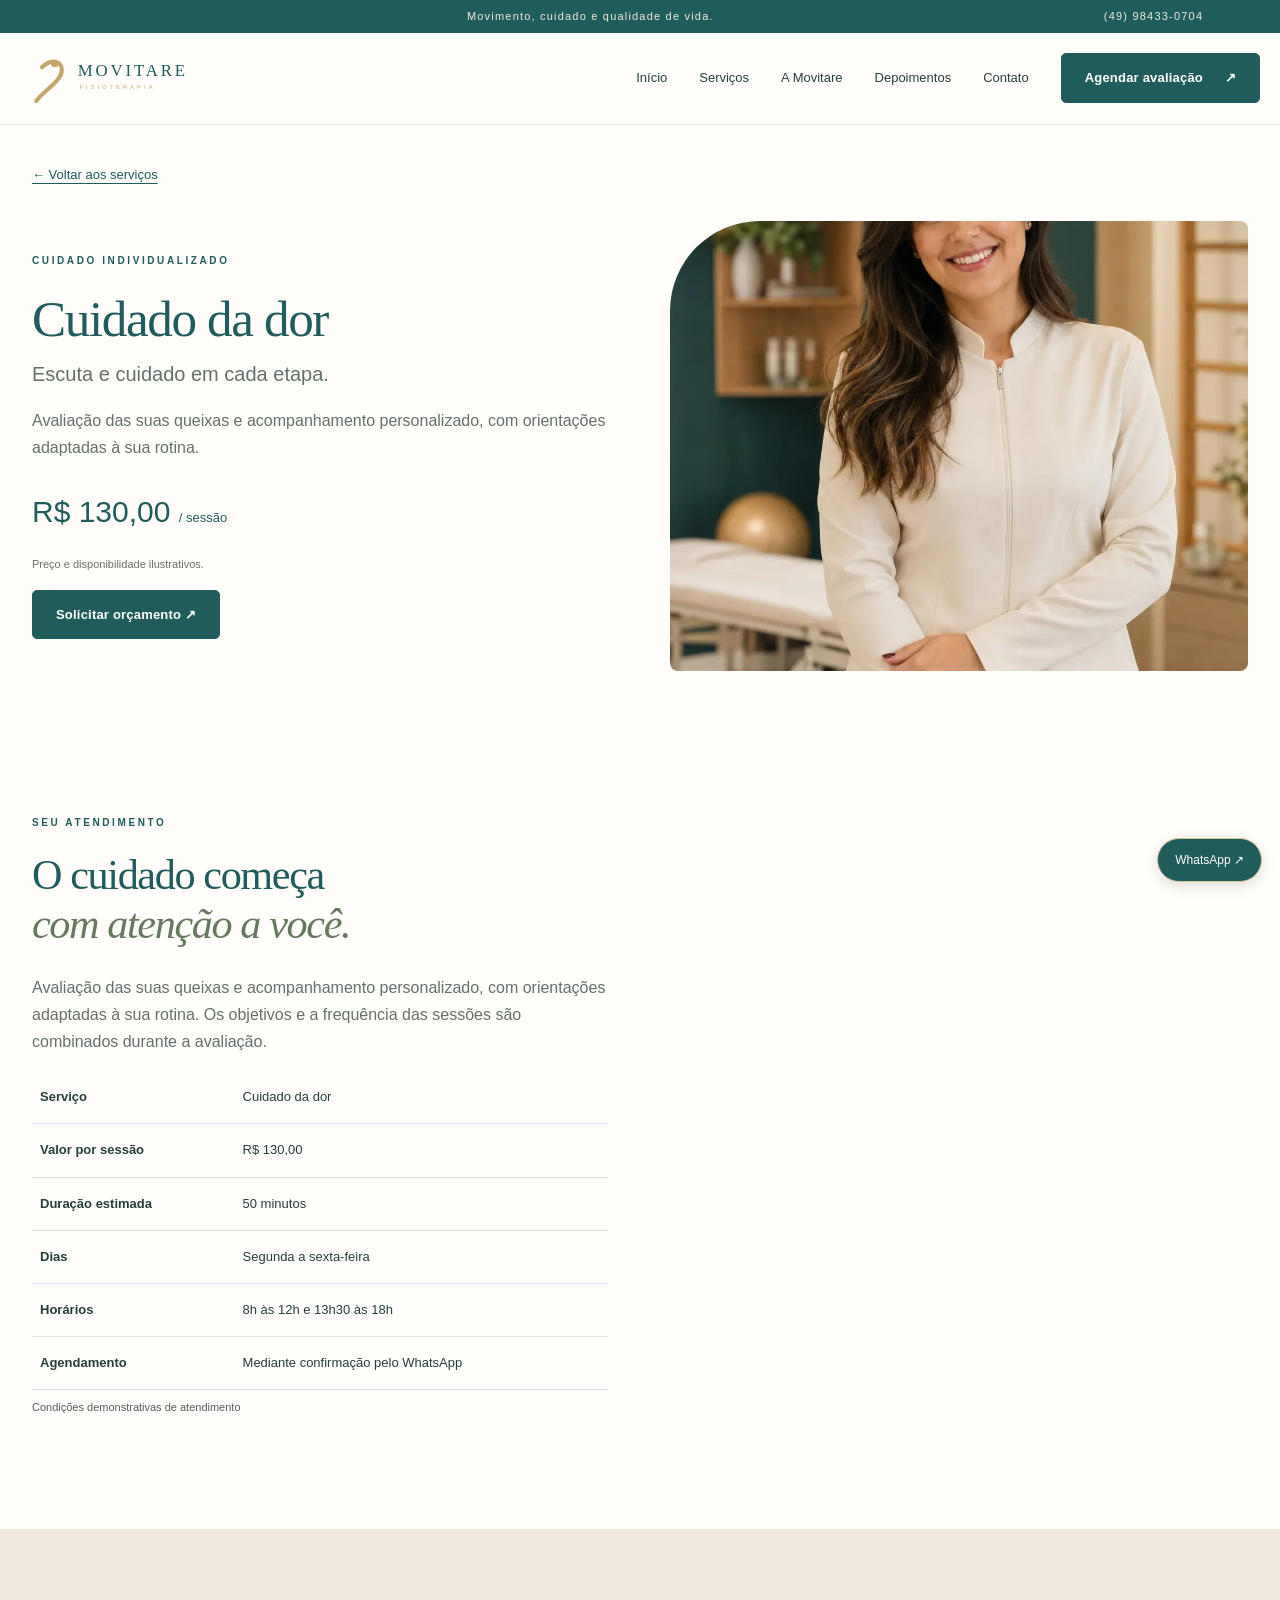
<file: servico4.html>
<!doctype html><html lang="pt-BR"><head><meta charset="utf-8"><meta name="viewport" content="width=device-width, initial-scale=1"><meta name="description" content="Movitare Fisioterapia. Conheça nossos serviços e solicite seu orçamento. Movimento, cuidado e qualidade de vida."><meta property="og:title" content="Cuidado da dor | Movitare Fisioterapia"><meta property="og:image" content="movitare-assets/compartilhamento-social.webp"><meta name="theme-color" content="#1F5C5B"><title>Cuidado da dor | Movitare Fisioterapia</title><link rel="icon" href="movitare-assets/favicon-512.png"><link rel="stylesheet" href="vendor/bootstrap.min.css"><link rel="stylesheet" href="css/style.css"><script defer src="vendor/bootstrap.bundle.min.js"></script><script defer src="js/main.js"></script></head><body><a class="skip" href="#conteudo">Pular para o conteúdo</a><div class="topbar">Movimento, cuidado e qualidade de vida. <a href="tel:+5549984330704">(49) 98433-0704</a></div><header><nav class="navbar navbar-expand-lg container" aria-label="Menu principal"><a class="navbar-brand" href="index.html"><img src="movitare-assets/logo-movitare.svg" alt="Movitare Fisioterapia" width="225" height="57"></a><button class="navbar-toggler" type="button" data-bs-toggle="collapse" data-bs-target="#menu" aria-controls="menu" aria-expanded="false" aria-label="Abrir menu"><span class="navbar-toggler-icon"></span></button><div class="collapse navbar-collapse" id="menu"><ul class="navbar-nav ms-auto align-items-lg-center"><li><a class="nav-link" href="index.html">Início</a></li><li><a class="nav-link" href="index.html#servicos">Serviços</a></li><li><a class="nav-link" href="index.html#sobre">A Movitare</a></li><li><a class="nav-link" href="index.html#depoimentos">Depoimentos</a></li><li><a class="nav-link" href="index.html#contato">Contato</a></li><li><a class="btn btn-brand ms-lg-3" href="https://wa.me/5549984330704" target="_blank" rel="noopener">Agendar avaliação <span aria-hidden="true">↗</span></a></li></ul></div></nav></header><main id="conteudo"><section class="service-intro container"><a class="back-link" href="index.html#servicos">← Voltar aos serviços</a><div class="service-detail-grid"><div><p class="eyebrow">CUIDADO INDIVIDUALIZADO</p><h1>Cuidado da dor</h1><p class="lead">Escuta e cuidado em cada etapa.</p><p>Avaliação das suas queixas e acompanhamento personalizado, com orientações adaptadas à sua rotina.</p><p class="detail-price">R$ 130,00 <small>/ sessão</small></p><p class="small-note">Preço e disponibilidade ilustrativos.</p><button class="btn btn-brand" data-bs-toggle="modal" data-bs-target="#orcamento">Solicitar orçamento ↗</button></div><img src="movitare-assets/foto-profissional-ilustrativa.webp" alt="Imagem ilustrativa de cuidado da dor"></div></section><section class="section container detail-content"><div><p class="eyebrow">SEU ATENDIMENTO</p><h2>O cuidado começa<br><em>com atenção a você.</em></h2><p>Avaliação das suas queixas e acompanhamento personalizado, com orientações adaptadas à sua rotina. Os objetivos e a frequência das sessões são combinados durante a avaliação.</p><div class="table-responsive"><table class="table"><caption>Condições demonstrativas de atendimento</caption><tbody><tr><th scope="row">Serviço</th><td>Cuidado da dor</td></tr><tr><th scope="row">Valor por sessão</th><td>R$ 130,00</td></tr><tr><th scope="row">Duração estimada</th><td>50 minutos</td></tr><tr><th scope="row">Dias</th><td>Segunda a sexta-feira</td></tr><tr><th scope="row">Horários</th><td>8h às 12h e 13h30 às 18h</td></tr><tr><th scope="row">Agendamento</th><td>Mediante confirmação pelo WhatsApp</td></tr></tbody></table></div></div><figure><img class="detail-second-photo" src="movitare-assets/banner-principal.webp" alt="Outro registro ilustrativo do ambiente ou atendimento de cuidado da dor" loading="lazy"><figcaption class="small-note">Imagem ilustrativa do cuidado na Movitare.</figcaption></figure></section><section class="video-section"><div class="container detail-content"><div><p class="eyebrow">SAIBA MAIS</p><h2>Conheça o movimento<br><em>na fisioterapia.</em></h2><p>Conteúdo complementar sobre alongamento muscular, relacionado ao cuidado com os movimentos.</p><p class="small-note">Vídeo externo citado no material do curso de Fisioterapia da Faculdade Einstein de Limeira. Não substitui uma avaliação individual.</p><a href="https://www.youtube.com/watch?v=lHclUt48T7w" target="_blank" rel="noopener">Assistir no YouTube ↗</a></div><div class="ratio ratio-16x9"><iframe src="https://www.youtube-nocookie.com/embed/lHclUt48T7w" title="Vídeo sobre alongamento muscular e movimento" loading="lazy" allow="accelerometer; encrypted-media; gyroscope; picture-in-picture; fullscreen" allowfullscreen></iframe></div></div></section><section class="section container faq"><p class="eyebrow">ANTES DA SUA VISITA</p><h2>Algumas dúvidas frequentes.</h2><div class="accordion" id="duvidas"><div class="accordion-item"><h3 class="accordion-header"><button class="accordion-button collapsed" type="button" data-bs-toggle="collapse" data-bs-target="#faq0" aria-expanded="false" aria-controls="faq0">Como solicitar um horário?</button></h3><div id="faq0" class="accordion-collapse collapse" data-bs-parent="#duvidas"><div class="accordion-body">Clique em Solicitar orçamento, preencha seus dados e envie a mensagem pelo WhatsApp. A confirmação será feita na conversa.</div></div></div><div class="accordion-item"><h3 class="accordion-header"><button class="accordion-button collapsed" type="button" data-bs-toggle="collapse" data-bs-target="#faq1" aria-expanded="false" aria-controls="faq1">O que levar ao atendimento?</button></h3><div id="faq1" class="accordion-collapse collapse" data-bs-parent="#duvidas"><div class="accordion-body">Use roupas confortáveis e, se tiver, leve exames e encaminhamentos relacionados à sua queixa.</div></div></div><div class="accordion-item"><h3 class="accordion-header"><button class="accordion-button collapsed" type="button" data-bs-toggle="collapse" data-bs-target="#faq2" aria-expanded="false" aria-controls="faq2">O valor e a duração são definitivos?</button></h3><div id="faq2" class="accordion-collapse collapse" data-bs-parent="#duvidas"><div class="accordion-body">Este é um projeto acadêmico com valores e horários ilustrativos. Confirme todas as condições antes de agendar.</div></div></div></div></section></main><div class="modal fade" id="orcamento" tabindex="-1" aria-labelledby="modal-title" aria-hidden="true"><div class="modal-dialog modal-lg modal-dialog-centered modal-dialog-scrollable"><div class="modal-content"><div class="modal-header"><h2 class="modal-title fs-4" id="modal-title">Solicitar orçamento</h2><button type="button" class="btn-close" data-bs-dismiss="modal" aria-label="Fechar"></button></div><div class="modal-body"><p>Cuidado da dor</p><form id="quote-form" data-api method="post" action="api/orcamentos.php"><input type="hidden" name="servico_id" value="4"><div class="row g-3"><div class="col-md-6"><label class="form-label" for="nome">Nome</label><input class="form-control" id="nome" name="nome" maxlength="100" type="text" autocomplete="name" required ></div><div class="col-md-6"><label class="form-label" for="email">E-mail</label><input class="form-control" id="email" name="email" maxlength="254" type="email" autocomplete="email" required ></div><div class="col-md-6"><label class="form-label" for="telefone">Telefone</label><input class="form-control" id="telefone" name="telefone" maxlength="20" type="tel" autocomplete="tel" required pattern="[0-9+\(\) .\-]{8,20}" title="Informe um telefone com DDD"></div><div class="col-md-6"><label class="form-label" for="endereco">Endereço</label><input class="form-control" id="endereco" name="endereco" maxlength="200" type="text" autocomplete="street-address" required ></div><div class="col-md-6"><label class="form-label" for="cidade">Cidade</label><input class="form-control" id="cidade" name="cidade" maxlength="100" type="text" autocomplete="address-level2" required ></div><div class="col-md-6"><label class="form-label" for="data">Data desejada</label><input class="form-control" id="data" name="data" type="date" autocomplete="off" required ></div><div class="col-md-4"><label for="uf" class="form-label">UF</label><select id="uf" name="uf" class="form-select" required><option value="">Selecione</option><option>AC</option><option>AL</option><option>AP</option><option>AM</option><option>BA</option><option>CE</option><option>DF</option><option>ES</option><option>GO</option><option>MA</option><option>MT</option><option>MS</option><option>MG</option><option>PA</option><option>PB</option><option>PR</option><option>PE</option><option>PI</option><option>RJ</option><option>RN</option><option>RS</option><option>RO</option><option>RR</option><option>SC</option><option>SP</option><option>SE</option><option>TO</option></select></div><div class="col-12"><label for="observacoes" class="form-label">Observações (opcional)</label><textarea class="form-control" id="observacoes" name="observacoes" rows="3" maxlength="2000"></textarea></div></div><p class="small-note mt-3">A solicitação será registrada. Aguarde a confirmação do agendamento.</p><button type="submit" class="btn btn-brand w-100">Enviar solicitação ↗</button><p role="status" class="form-status"></p></form></div></div></div></div><footer><div class="container footer-top"><div><img src="movitare-assets/logo-movitare.svg" alt="Movitare Fisioterapia" width="240" height="60"><p>Movimento, cuidado e qualidade de vida.</p></div><div><a href="index.html#servicos">Nossos serviços</a><a href="index.html#sobre">Conheça a Movitare</a></div><div><a href="mailto:kleberdebiasi@gmail.com">kleberdebiasi@gmail.com</a><a href="https://www.instagram.com/kleber_biasi/" target="_blank" rel="noopener">Instagram ↗</a></div></div><div class="container footer-bottom"><span>© 2026 Movitare Fisioterapia</span><span>Desenvolvido por <strong data-developer>Kleber Augusto de Biasi</strong></span></div><p class="academic container">Projeto acadêmico. História, preços, horários e depoimentos são demonstrativos. Fotografias ilustrativas.</p></footer><a class="floating-whatsapp" href="https://wa.me/5549984330704" target="_blank" rel="noopener" aria-label="Conversar pelo WhatsApp">WhatsApp ↗</a></body></html>
</file>
<file: css/style.css>
:root{--green:#1f5c5b;--sand:#f2eadf;--gold:#c5a66a;--ink:#263f3d;--muted:#64716b;--bs-primary:#1f5c5b}*{box-sizing:border-box}html{scroll-behavior:smooth;scroll-padding-top:100px}body{font-family:Arial,Helvetica,sans-serif;color:var(--ink);background:#fffefa;line-height:1.7}a{color:var(--green);text-underline-offset:4px}img{max-width:100%}h1,h2,h3{line-height:1.16;color:var(--green)}h1,h2{font-family:Georgia,'Times New Roman',serif;font-weight:400;letter-spacing:-1.4px}h1{font-size:clamp(2.8rem,4.7vw,4.65rem)}h2{font-size:clamp(2.1rem,3.3vw,3.3rem);margin-bottom:25px}h3{font-size:1.22rem;font-weight:600}em{font-weight:400;color:#66795e}p{color:var(--muted)}.container{max-width:1240px}.topbar{background:var(--green);color:var(--sand);text-align:center;font-size:11px;letter-spacing:1.2px;padding:7px 6%}.topbar a{color:var(--sand);float:right;text-decoration:none}header{position:sticky;top:0;background:#fffefa;z-index:1020;border-bottom:1px solid #e9e8df}.navbar{min-height:91px}.nav-link{font-size:13px;margin:0 8px;color:var(--ink)}.nav-link:hover{color:#a6874c}.btn{padding:14px 23px;border-radius:5px;font-size:13px;font-weight:600;letter-spacing:.2px}.btn span{margin-left:18px}.btn-brand{background:var(--green);color:white;border:1px solid var(--green)}.btn-brand:hover,.btn-brand:focus-visible{background:#174746;color:white;border-color:#174746}.btn-outline-brand{border:1px solid var(--green);color:var(--green)}.btn-outline-brand:hover{background:var(--green);color:white}.btn-sand{background:var(--sand);color:var(--green)}.hero{position:relative}.hero .carousel-item{height:590px}.hero-image{width:100%;height:100%;object-fit:cover;position:absolute;inset:0}.hero-shade{position:absolute;inset:0;background:linear-gradient(90deg,rgba(242,234,223,.95),rgba(242,234,223,.81) 30%,rgba(242,234,223,0) 67%)}.hero-content{position:relative;padding-top:94px}.eyebrow{font-size:10px;letter-spacing:2.6px;color:var(--green);font-weight:700;margin-bottom:20px}.hero-description{font-size:16px;margin:24px 0;color:#4b5d52}.hero-note{font-size:11px;margin-top:23px}.hero-note span{color:#9a7d49;font-size:20px;margin-right:6px}.hero-controls{position:absolute;bottom:25px;left:50%;transform:translateX(-50%);display:flex;align-items:center;justify-content:space-between}.carousel-indicators{position:static;margin:0;gap:8px}.carousel-indicators [data-bs-target]{border:0;background:var(--green);width:7px;height:7px;border-radius:50%;opacity:.3}.carousel-indicators .active{opacity:1;width:23px;border-radius:6px}.circle-button{border:1px solid #fff9;background:#fff9;border-radius:50%;width:38px;height:38px;margin-left:9px;color:var(--green)}.values{background:var(--sand);border-top:1px solid #d6cbb7}.values .container{display:flex;justify-content:space-around;padding:20px 12px;font-size:12px;color:var(--green)}.section{padding-top:88px;padding-bottom:88px}.section-heading{display:flex;align-items:center;justify-content:space-between;gap:24px;margin-bottom:30px}.section-heading p{font-size:14px}.section-heading .eyebrow{font-size:10px}.services-grid{display:grid;grid-template-columns:repeat(4,1fr);gap:22px}.service-card{background:#fffefa;border:1px solid #e2e3da;border-radius:9px;overflow:hidden;transition:transform .2s,box-shadow .2s}.service-card:hover{transform:translateY(-5px);box-shadow:0 12px 30px #1f5c5b0d}.card-img-top{height:180px;object-fit:cover}.card-body{padding:22px;position:relative;display:flex;flex-direction:column}.service-icon{background:var(--sand);padding:7px;border-radius:9px;margin-bottom:20px}.card-body h3{min-height:47px}.card-body p{font-size:13px;min-height:65px}.price{margin-top:auto;font-size:12px}.price strong{font-size:20px;font-weight:500;color:var(--green)}.service-link{display:flex;justify-content:space-between;margin-top:17px;padding-top:15px;border-top:1px solid #e8e6dd;text-decoration:none;font-size:12px;font-weight:600}.small-note{font-size:11px;color:#6b7068;margin-top:18px}.about-section{background:var(--sand);padding:100px 0}.about-grid{display:grid;grid-template-columns:1fr 1fr;gap:85px;align-items:center}.about-photos{position:relative;padding:0 50px 55px 0}.about-main{height:440px;width:100%;object-fit:cover;border-radius:130px 8px 8px 8px}.about-small{position:absolute;right:0;bottom:0;width:52%;height:200px;object-fit:cover;border:8px solid var(--sand);border-radius:10px}.about-seal{position:absolute;left:15px;bottom:15px;background:#fffefa;padding:16px 20px;display:flex;gap:12px;align-items:center;font-size:12px;border-radius:5px}.about-grid p{font-size:14px}.about-grid .eyebrow{font-size:10px}.care-list{list-style:none;padding:0;margin:25px 0;font-size:13px}.care-list li{margin-bottom:9px}.care-list li:before{content:'✓';color:#8c7445;margin-right:12px}.testimonial-grid{display:grid;grid-template-columns:repeat(3,1fr);gap:20px;margin-top:35px}.testimonial{padding:25px;background:#f6f3ed;border:1px solid #ece8dd;border-radius:7px;margin:0}.testimonial:nth-child(n+4){grid-column:auto}.quote{font-family:Georgia,serif;font-size:55px;color:var(--gold);line-height:1}.testimonial blockquote{font-size:13px;color:#58675f;min-height:72px}.testimonial figcaption{display:flex;gap:12px;align-items:center}.testimonial img{width:42px;height:42px;object-fit:cover;border-radius:50%}.testimonial strong{font-size:12px}.testimonial small{display:block;font-size:10px;color:var(--muted)}.visit-section{padding:80px 0;background:#edf0e9}.visit-grid{display:grid;grid-template-columns:1fr 1.15fr;gap:75px;align-items:center}.visit-grid>img{width:100%;height:340px;object-fit:cover;border-radius:8px}.visit-grid p,.visit-grid address,.visit-grid a{font-size:14px}.map{border:0;border-radius:8px;margin-top:35px;width:100%;height:280px}.contact-grid{display:grid;grid-template-columns:1fr 1fr;gap:110px}.contact-details{display:grid;gap:9px;margin:26px 0;font-size:14px}.contact-details a{text-decoration:none}.contact-form{padding:32px;background:var(--sand);border-radius:8px}.contact-form label{display:block;margin:0 0 6px;font-size:12px;font-weight:600}.form-control,.form-select{border-color:#dcded2;border-radius:4px;padding:12px;background:#fffefa;font-size:14px}.form-control:focus,.form-select:focus{border-color:var(--green);box-shadow:0 0 0 3px #1f5c5b20}.contact-form .form-control{margin-bottom:18px}.form-status{font-size:12px;margin-top:12px}.closing{background:var(--green);padding:46px 0}.closing .container{display:flex;align-items:center;justify-content:space-between;gap:25px}.closing h2{color:var(--sand);font-size:34px;margin:0}.closing img{margin-right:20px}.closing .btn{margin-left:auto}footer{background:var(--sand);padding:48px 0 15px}.footer-top{display:flex;justify-content:space-between;gap:30px}.footer-top p{font-size:11px}.footer-top a{display:block;font-size:12px;text-decoration:none;margin:8px 0}.footer-bottom{display:flex;justify-content:space-between;gap:20px;border-top:1px solid #d8d1c3;padding-top:20px;margin-top:25px;font-size:11px;color:var(--muted)}.academic{font-size:10px;margin-top:14px}.floating-whatsapp{position:fixed;bottom:18px;right:18px;background:var(--green);color:white;padding:11px 17px;border:1px solid #d3c6a0;border-radius:30px;text-decoration:none;font-size:12px;box-shadow:0 4px 15px #0002;z-index:1030}.floating-whatsapp:hover{color:white;background:#174746}.skip{position:absolute;top:-100px;left:10px;background:white;padding:12px;z-index:2000}.skip:focus{top:10px}:focus-visible{outline:3px solid #a88846;outline-offset:4px}.service-intro{padding-top:35px;padding-bottom:55px}.back-link{display:inline-block;margin-bottom:35px;font-size:13px}.service-detail-grid{display:grid;grid-template-columns:1fr 1fr;align-items:center;gap:60px}.service-detail-grid h1{font-size:clamp(2.8rem,4vw,4rem)}.service-detail-grid>img{height:450px;width:100%;object-fit:cover;border-radius:90px 8px 8px 8px}.detail-price{font-size:30px;color:var(--green);margin-top:25px}.detail-price small{font-size:13px}.detail-content{display:grid;grid-template-columns:1fr 1fr;gap:65px;align-items:center}.detail-second-photo{width:100%;height:360px;object-fit:cover;border-radius:8px}.table{font-size:13px;--bs-table-bg:transparent}.table th,.table td{padding:15px 8px;color:var(--ink)}caption{font-size:11px}.video-section{background:var(--sand);padding:65px 0}.video-section iframe{border-radius:8px}.faq{max-width:900px}.accordion{--bs-accordion-active-bg:#f2eadf;--bs-accordion-active-color:#1f5c5b;--bs-accordion-btn-focus-box-shadow:0 0 0 3px #1f5c5b20}.accordion-button{padding:22px;font-size:15px;color:var(--green)}.accordion-body{font-size:14px}.modal-content{background:#fffefa}.modal-header,.modal-body{padding:24px}.modal .form-label{font-size:13px}@media(min-width:1500px){.hero .carousel-item{height:650px}.hero-content{padding-top:120px}}@media(max-width:991px){.container{padding-left:25px;padding-right:25px}.navbar-collapse{padding-bottom:20px}.nav-link{padding:10px 0}.services-grid{grid-template-columns:repeat(2,1fr)}.about-grid,.contact-grid{gap:35px}.about-main{height:390px}.about-seal{left:0;font-size:10px}.section{padding-top:65px;padding-bottom:65px}.hero .carousel-item{height:560px}.hero-shade{background:linear-gradient(90deg,#f2eadff2,#f2eadfbb 45%,#f2eadf18)}.section-heading br{display:none}.testimonial-grid{grid-template-columns:repeat(2,1fr)}.visit-grid,.detail-content,.service-detail-grid{gap:30px}.closing h2{font-size:28px}.topbar a{display:none}}@media(max-width:600px){.navbar{min-height:76px}.navbar-brand img{width:185px;height:auto}.hero .carousel-item{height:630px}.hero-image{object-position:68% center}.hero-shade{background:linear-gradient(90deg,#f2eadff0,#f2eadfbc 62%,#f2eadf38)}.hero-content{padding-top:75px}.hero h1{font-size:43px;max-width:350px}.hero-description{font-size:14px;max-width:290px}.hero-description br{display:none}.hero-note{max-width:230px}.values .container{flex-wrap:wrap;gap:8px 18px;font-size:10px}.section-heading{display:block}.services-grid{gap:15px}.card-body{padding:16px}.card-img-top{height:135px}.card-body h3{font-size:17px;min-height:58px}.card-body p{font-size:12px;min-height:83px}.price strong{font-size:18px}.price span{display:block}.service-link{font-size:11px;gap:4px}.about-grid,.contact-grid,.visit-grid,.detail-content,.service-detail-grid{grid-template-columns:1fr}.about-section{padding:55px 0}.about-photos{padding-right:35px}.about-main{height:350px}.about-small{height:160px}.about-seal{bottom:10px}.testimonial-grid{grid-template-columns:1fr}.testimonial blockquote{min-height:0}.visit-section{padding:55px 0}.visit-grid>img{height:250px}.contact-form{padding:23px}.closing .container{flex-wrap:wrap;justify-content:center;text-align:center}.closing img{display:none}.closing .btn{margin:0}.footer-top{flex-wrap:wrap;gap:20px}.footer-bottom{flex-direction:column;gap:5px}.academic{padding-right:100px}.service-detail-grid>img{height:290px;order:-1}.service-intro{padding-top:25px}.detail-second-photo{height:260px}.map{height:240px}}@media(prefers-reduced-motion:reduce){html{scroll-behavior:auto}*,*::before,*::after{transition:none!important;animation:none!important}}

/* Scroll reveal: opacity and soft blur; translate preserves card hover transforms. */
.scroll-reveal {
  opacity: 0;
  filter: blur(5px);
  translate: 0 14px;
  transition: opacity 650ms cubic-bezier(.22, 1, .36, 1),
              filter 650ms cubic-bezier(.22, 1, .36, 1),
              translate 650ms cubic-bezier(.22, 1, .36, 1),
              transform 200ms ease, box-shadow 200ms ease;
}
.scroll-reveal.is-visible,
.scroll-reveal:focus-within {
  opacity: 1;
  filter: none;
  translate: 0 0;
}
/* Focused forms and links stay sharp while being used with a keyboard. */
.scroll-reveal:focus-within { transition: none; }
@media (max-width: 600px) {
  .scroll-reveal { filter: blur(3px); translate: 0 10px; }
  .scroll-reveal.is-visible, .scroll-reveal:focus-within { filter: none; translate: 0 0; }
}
@media (prefers-reduced-motion: reduce), print {
  .scroll-reveal { opacity: 1; filter: none; translate: none; transition: none; }
}
</file>
